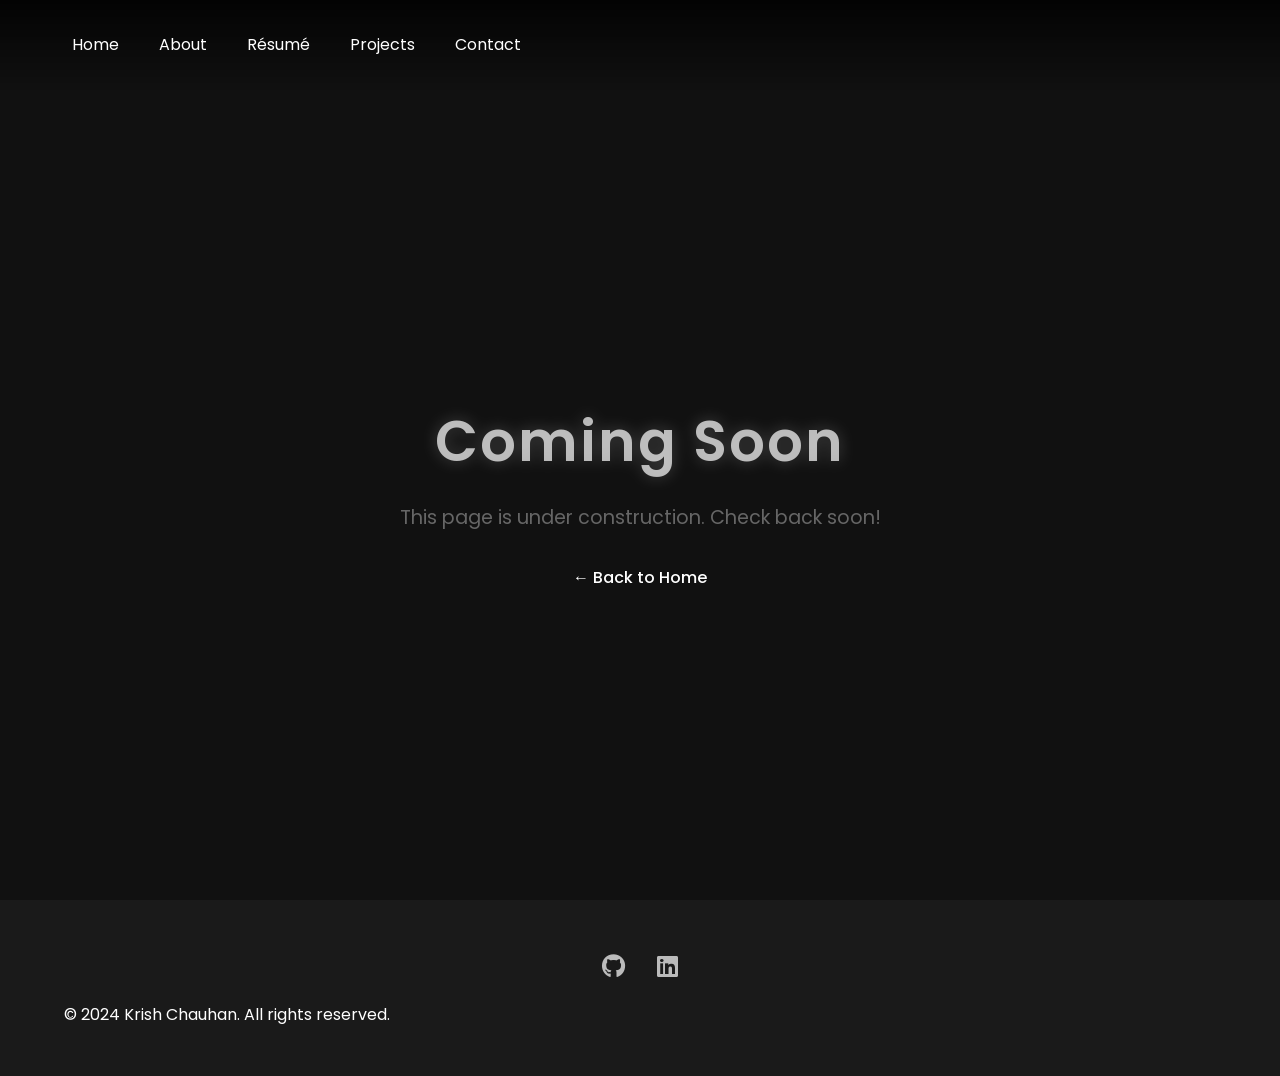
<file: coming-soon.html>
<!DOCTYPE html>
<html lang="en">
<head>
    <meta charset="UTF-8">
    <meta name="viewport" content="width=device-width, initial-scale=1.0">
    <title>Coming Soon - Krish Chauhan</title>
    <link rel="stylesheet" href="css/style.css">
    <link rel="stylesheet" href="https://cdnjs.cloudflare.com/ajax/libs/font-awesome/6.0.0/css/all.min.css">
    <link href="https://fonts.googleapis.com/css2?family=Poppins:wght@300;400;500;600;700&display=swap" rel="stylesheet">
</head>
<body>
    <header>
        <nav class="navbar">
            <div class="nav-content">
                <ul class="nav-links">
                    <li><a href="index.html">Home</a></li>
                    <li><a href="about.html">About</a></li>
                    <li><a href="cv.html">Résumé</a></li>
                    <li><a href="projects.html">Projects</a></li>
                    <li><a href="contact.html">Contact</a></li>
                </ul>
            </div>
        </nav>
    </header>

    <main>
        <section class="coming-soon-section">
            <div class="coming-soon-content">
                <h1 class="shimmer">Coming Soon</h1>
                <p>This page is under construction. Check back soon!</p>
                <a href="index.html" class="back-home">← Back to Home</a>
            </div>
        </section>
    </main>

    <footer>
        <div class="social-links">
            <a href="https://github.com/kcpcts" target="_blank" rel="noopener noreferrer">
                <i class="fab fa-github"></i>
            </a>
            <a href="https://www.linkedin.com/in/krishchauhan06/" target="_blank" rel="noopener noreferrer">
                <i class="fab fa-linkedin"></i>
            </a>
        </div>
        <p>&copy; 2024 Krish Chauhan. All rights reserved.</p>
    </footer>

    <script src="js/script.js"></script>
</body>
</html>
</file>
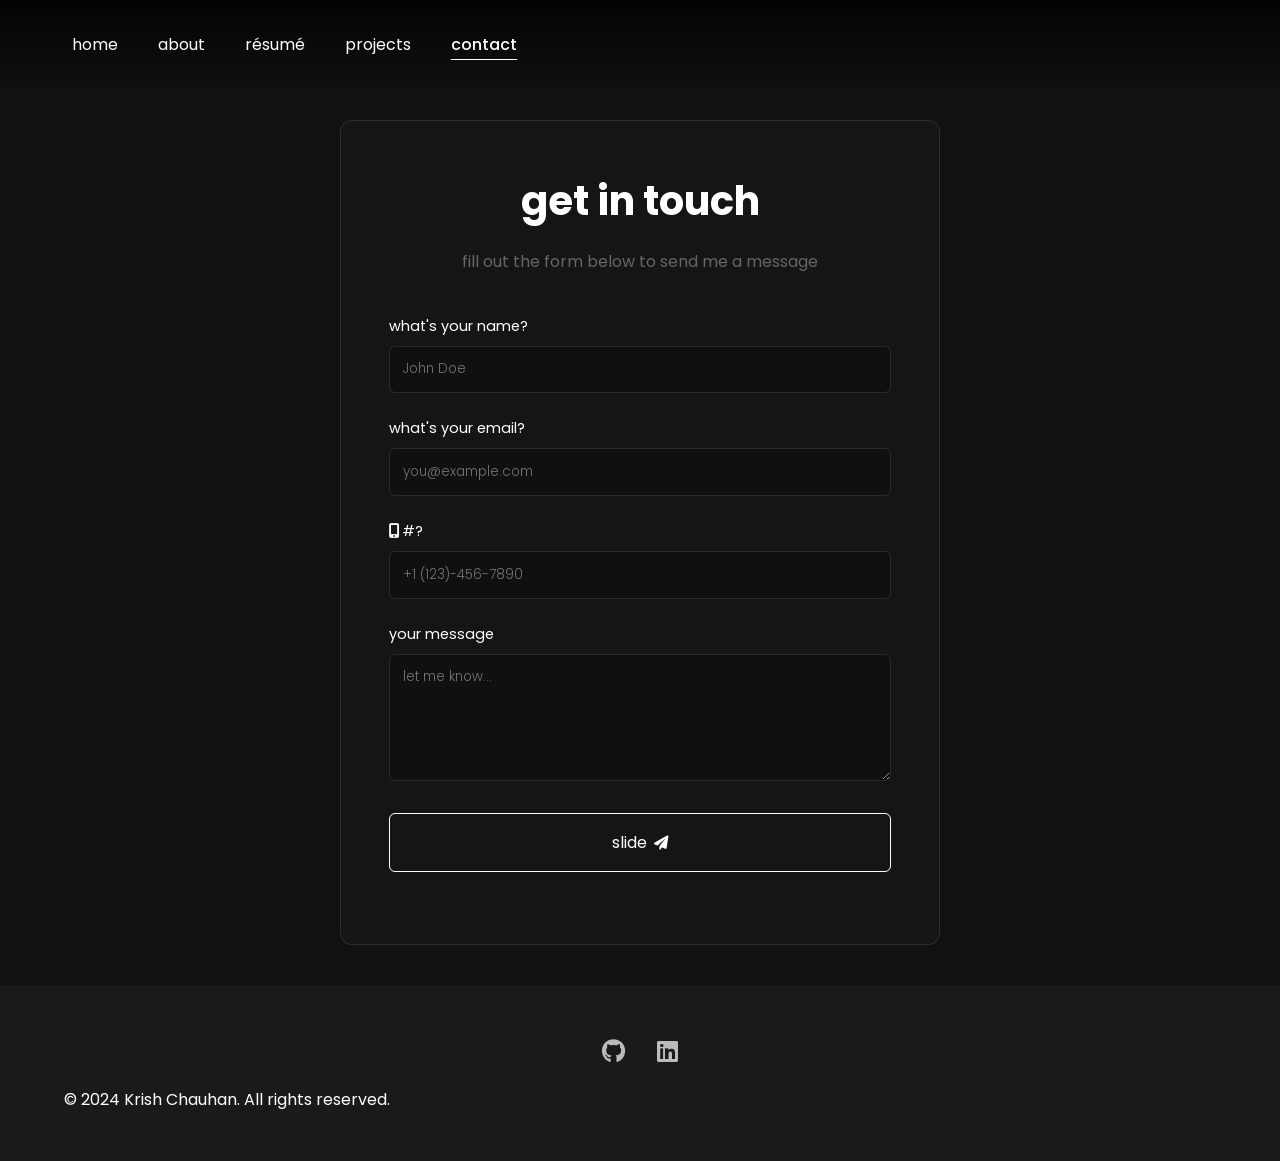
<file: contact.html>
<!DOCTYPE html>
<html lang="en">
<head>
    <meta charset="UTF-8">
    <meta name="viewport" content="width=device-width, initial-scale=1.0">
    <title>Contact - Krish Chauhan</title>
    <link rel="stylesheet" href="css/style.css">
    <link rel="stylesheet" href="https://cdnjs.cloudflare.com/ajax/libs/font-awesome/6.0.0/css/all.min.css">
    <link href="https://fonts.googleapis.com/css2?family=Poppins:wght@300;400;500;600;700&display=swap" rel="stylesheet">
</head>
<body>
    <header>
        <nav class="navbar">
            <div class="nav-content">
                <ul class="nav-links">
                    <li><a href="index.html">home</a></li>
                    <li><a href="about.html">about</a></li>
                    <li><a href="resume.html">résumé</a></li>
                    <li><a href="projects.html">projects</a></li>
                    <li><a href="contact.html" class="active">contact</a></li>
                </ul>
            </div>
        </nav>
    </header>

    <main>
        <div class="contact-container">
            <div class="contact-form-wrapper" id="form-wrapper">
                <div class="form-header">
                    <h1>get in touch</h1>
                    <p>fill out the form below to send me a message</p>
                </div>
                <div class="form-content">
                    <form action="https://api.web3forms.com/submit" method="POST" id="form">
                        <input type="hidden" name="access_key" value="d40efa9d-e1d2-4921-a2ac-eb175003251a" />
                        <input type="hidden" name="subject" value="New Contact Form Submission" />
                        <input type="checkbox" name="botcheck" style="display: none;" />

                        <div class="form-group">
                            <label for="name">what's your name?</label>
                            <input type="text" name="name" id="name" placeholder="John Doe" required />
                        </div>

                        <div class="form-group">
                            <label for="email">what's your email?</label>
                            <input type="email" name="email" id="email" placeholder="you@example.com" required />
                        </div>

                        <div class="form-group">
                            <label for="phone">
                                <i class="fas fa-mobile-alt" style="margin-right: -0.1rem;"></i>
                                #?
                            </label>
                            <input type="tel" name="phone" id="phone" placeholder="+1 (123)-456-7890" />
                        </div>

                        <div class="form-group">
                            <label for="message">your message</label>
                            <textarea rows="5" name="message" id="message" placeholder="let me know..."></textarea>
                        </div>

                        <div class="form-group">
                            <button type="submit">
                                slide
                                <i class="fas fa-paper-plane" style="margin-left: 0.2rem; font-size: 0.9rem;"></i>
                            </button>
                        </div>
                    </form>
                </div>
            </div>
            
            <div class="result-card" id="result-card">
                <p class="form-result" id="result"></p>
            </div>
        </div>
    </main>

    <footer>
        <div class="social-links">
            <a href="https://github.com/kcpcts" target="_blank" rel="noopener noreferrer">
                <i class="fab fa-github"></i>
            </a>
            <a href="https://www.linkedin.com/in/krishchauhan06/" target="_blank" rel="noopener noreferrer">
                <i class="fab fa-linkedin"></i>
            </a>
        </div>
        <p>&copy; 2024 Krish Chauhan. All rights reserved.</p>
    </footer>

    <script src="js/script.js"></script>
    <script src="js/contact.js"></script>
</body>
</html>
</file>
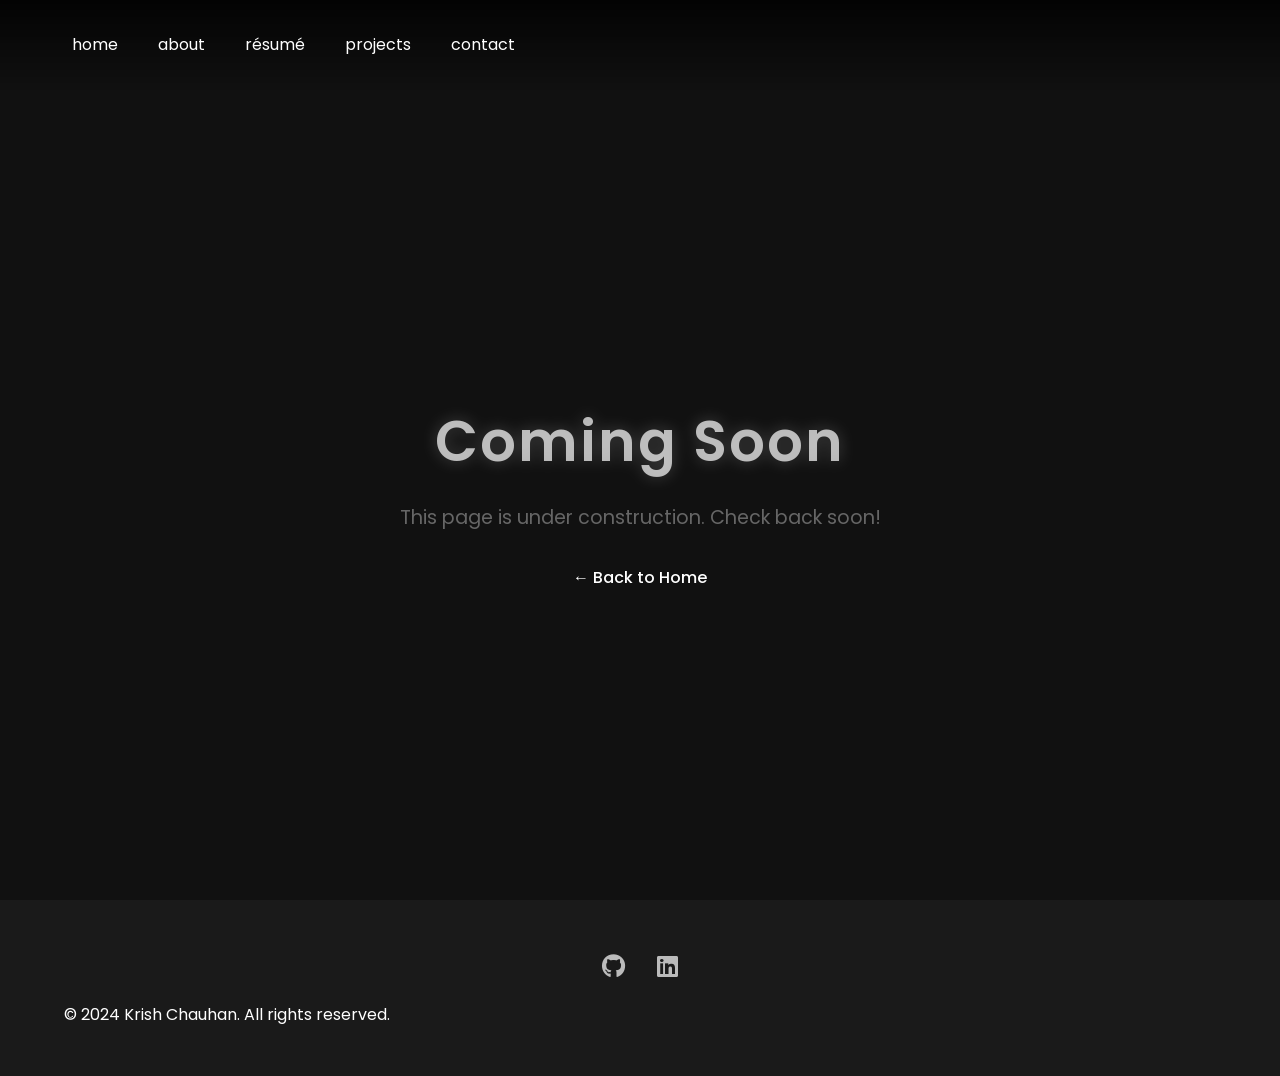
<file: projects.html>
<!DOCTYPE html>
<html lang="en">
<head>
    <meta charset="UTF-8">
    <meta name="viewport" content="width=device-width, initial-scale=1.0">
    <title>Coming Soon - Krish Chauhan</title>
    <link rel="stylesheet" href="css/style.css">
    <link rel="stylesheet" href="https://cdnjs.cloudflare.com/ajax/libs/font-awesome/6.0.0/css/all.min.css">
    <link href="https://fonts.googleapis.com/css2?family=Poppins:wght@300;400;500;600;700&display=swap" rel="stylesheet">
</head>
<body>
    <header>
        <nav class="navbar">
            <div class="nav-content">
                <ul class="nav-links">
                    <li><a href="index.html">home</a></li>
                    <li><a href="about.html">about</a></li>
                    <li><a href="resume.html">résumé</a></li>
                    <li><a href="projects.html">projects</a></li>
                    <li><a href="contact.html">contact</a></li>
                </ul>
            </div>
        </nav>
    </header>

    <main>
        <section class="coming-soon-section">
            <div class="coming-soon-content">
                <h1 class="shimmer">Coming Soon</h1>
                <p>This page is under construction. Check back soon!</p>
                <a href="index.html" class="back-home">← Back to Home</a>
            </div>
        </section>
    </main>

    <footer>
        <div class="social-links">
            <a href="https://github.com/kcpcts" target="_blank" rel="noopener noreferrer">
                <i class="fab fa-github"></i>
            </a>
            <a href="https://www.linkedin.com/in/krishchauhan06/" target="_blank" rel="noopener noreferrer">
                <i class="fab fa-linkedin"></i>
            </a>
        </div>
        <p>&copy; 2024 Krish Chauhan. All rights reserved.</p>
    </footer>

    <script src="js/script.js"></script>
</body>
</html>
</file>
<file: css/style.css>
/* Reset and base styles */
* {
    margin: 0;
    padding: 0;
    box-sizing: border-box;
}

:root {
    --bg-color: #111111;
    --text-color: #ffffff;
    --accent-color: #666666;
    --hover-color: #888888;
    --ch-width: 0.61em;
    --ch-count: 16;      /* Actual length of "good evening, I'm" */
    --comma-position: 12; /* Position of comma (count the characters up to it) */
    --pause-duration: 15; /* Percentage of animation to pause at comma */
    --type-duration: calc(200ms * var(--ch-count));  /* Increased from 180ms to 250ms */
    --cursor-color: #ffffff;
}

.project-grid {
    display: grid;
    grid-template-columns: repeat(2, 1fr);
    gap: 2rem;
    margin: 0 auto;
    max-width: 1200px;
    width: 100%;  /* Add this to ensure full width within max-width */
}

.project-grid.second-row {
    margin-top: -50px;
    grid-template-columns: repeat(2, 1fr);  /* Match the first row's column layout */
}

body {
    font-family: 'Poppins', sans-serif;
    line-height: 1.6;
    color: var(--text-color);
    background-color: var(--bg-color);
    margin: 0;
    padding: 0;
    min-height: 100vh;
    width: 100%;
    overflow-x: hidden; /* Prevent horizontal scroll */
    scrollbar-color: rgba(255, 255, 255, 0.1) transparent;
    scrollbar-width: thin;
}

/* Navigation */
.navbar {
    position: fixed;
    width: 100%;
    top: 0;
    left: 0;
    right: 0;
    z-index: 1000;
    padding: 2rem 0;
    background: linear-gradient(180deg, rgba(0,0,0,0.8) 0%, rgba(0,0,0,0) 100%);
}

.nav-content {
    max-width: 1200px;
    margin: 0 auto;
    padding: 0 2rem;
    display: flex;
    justify-content: space-between;  /* Revert back to space-between */
    align-items: center;
}

.logo a {
    font-size: 1.8rem;
    font-weight: bold;
    text-decoration: none;
    color: var(--text-color);
    letter-spacing: 2px;
}

.nav-links {
    display: flex;
    list-style: none;
    gap: 2.5rem;
}

.nav-links a {
    text-decoration: none;
    color: var(--text-color);
    font-weight: 400;
    font-size: 1rem;
    transition: color 0.3s ease;
    position: relative;
}

.nav-links a::after {
    content: '';
    position: absolute;
    width: 0;
    height: 1px;
    bottom: -4px;
    left: 0;
    background-color: var(--text-color);
    transition: width 0.3s ease;
}

.nav-links a:hover::after {
    width: 100%;
}

.nav-links a.active::after {
    width: 100%;
}

/* Add these new styles for nav links animation */
.nav-links li {
    opacity: 0;
    transform: translateX(-20px);
    animation: fadeInNav 0.5s ease forwards;
}

/* Create animation for each nav item with increasing delays */
.nav-links li:nth-child(1) { animation-delay: 0.1s; }
.nav-links li:nth-child(2) { animation-delay: 0.2s; }
.nav-links li:nth-child(3) { animation-delay: 0.3s; }
.nav-links li:nth-child(4) { animation-delay: 0.4s; }
.nav-links li:nth-child(5) { animation-delay: 0.5s; }

@keyframes fadeInNav {
    0% {
        opacity: 0;
        transform: translateX(-20px);
    }
    100% {
        opacity: 1;
        transform: translateX(0);
    }
}

/* Hero Section */
.hero {
    height: 100vh;
    display: flex;
    align-items: center;
    justify-content: center;
    text-align: center;
    background-color: var(--bg-color);
    position: relative;
    overflow: hidden;
}

.hero::before {
    display: none;
}

.hero-content {
    position: relative;
    z-index: 2;
}

.hero-content h1 {
    font-size: 4.5rem;
    margin-bottom: 1rem;
    letter-spacing: 3px;
    font-weight: 600;
    -webkit-font-smoothing: antialiased;
}

.hero-content p {
    font-size: 1.5rem;
    margin-bottom: 2rem;
    color: var(--accent-color);
}

.cta-button {
    display: inline-block;
    padding: 1rem 2.5rem;
    border: 1px solid var(--text-color);
    border-radius: 15px;
    color: var(--text-color);
    text-decoration: none;
    transition: all 0.3s ease;
    background: transparent;
}

.cta-button:hover {
    background: var(--text-color);
    color: var(--bg-color);
}

/* Add this new style for the gradient overlay */
.hero::after {
    content: '';
    position: absolute;
    bottom: 0;
    left: 0;
    width: 100%;
    height: 200px;  /* Adjust height of fade as needed */
    background: linear-gradient(
        to bottom,
        rgba(17, 17, 17, 0) 0%,
        rgba(17, 17, 17, 0.8) 50%,
        rgba(17, 17, 17, 1) 100%
    );
    z-index: 2;
}

/* Featured Projects */
.featured-projects {
    position: relative;
    margin-top: -100px;
    padding-top: 8rem;
    background-color: var(--bg-color);
    z-index: 3;
}

.featured-projects h2 {
    text-align: center;
    margin-bottom: 4rem;
    font-size: 2.5rem;
    color: var(--text-color);
}

.project-grid {
    display: grid;
    grid-template-columns: repeat(auto-fit, minmax(350px, 1fr));
    gap: 3rem;
    max-width: 1200px;
    margin: 0 auto;
}

/* Add the @property definition for the animation */
@property --angle {
    syntax: "<angle>";
    initial-value: 0deg;
    inherits: false;
}

/* Update project card styles */
.project-card {
    background-color: #1a1a1a;
    border-radius: 8px;
    padding: 2rem;
    display: flex;
    align-items: flex-start;
    gap: 2rem;
    transform: translateY(0);
    transition: all 0.3s ease, opacity 0.3s ease, filter 0.3s ease;
    text-decoration: none;
    color: inherit;
    height: auto;
    position: relative;
    isolation: isolate;
    border: 2px solid transparent;
    background-clip: padding-box;
    cursor: default; /* Remove pointer cursor from card itself */
    opacity: 0.9;  /* Start dimmed */
    filter: brightness(0.8);  /* Additional dimming */
    width: 100%;  /* Ensure cards take full width of their grid cell */
}

/* Update gradient border animation */
.project-card::before {
    content: '';
    position: absolute;
    inset: -2px;
    border-radius: 10px;
    padding: 2px;
    background: conic-gradient(
        from var(--angle),
        var(--accent-color) 0%, 
        var(--text-color) 33%, 
        var(--text-color) 66%, 
        var(--accent-color) 100%
    );
    -webkit-mask: 
        linear-gradient(#fff 0 0) content-box, 
        linear-gradient(#fff 0 0);
    -webkit-mask-composite: xor;
    mask-composite: exclude;
    opacity: 0;
    transition: opacity 0.3s ease;
}

.project-card::after {
    content: '';
    position: absolute;
    inset: -2px;
    border-radius: 10px;
    padding: 2px;
    background: inherit;
    filter: blur(15px);
    opacity: 0;
    transition: opacity 0.3s ease;
    z-index: -1;
}

.project-card:hover {
    transform: translateY(-10px);
    opacity: 1;  /* Full opacity on hover */
    filter: brightness(1);  /* Full brightness on hover */
}

.project-card:hover::before,
.project-card:hover::after {
    opacity: 1;
    animation: borderRotate 4s linear infinite;
}

.project-image {
    flex-shrink: 0;  /* Prevent image from shrinking */
}

.project-image img {
    width: 60px;  /* Adjust size as needed */
    height: 60px;
    object-fit: contain;
}

.project-info {
    flex-grow: 1;
    display: flex;
    flex-direction: column;
    height: 100%;
}

.project-info h3 {
    font-size: 1.5rem;
    margin-bottom: 0.5rem;
    display: flex;
    align-items: center;
    gap: 1rem;
    color: var(--text-color);
}

.project-info p {
    color: var(--accent-color);
    margin-bottom: auto;
    flex-grow: 1;
}

.project-link {
    display: inline-flex;
    align-items: center;
    gap: 0.5rem;
    color: var(--text-color);
    font-weight: 500;
    padding: 0.5rem 1rem;
    border: 1px solid var(--text-color);
    border-radius: 8px;
    background: transparent;
    margin-top: 1.5rem;
    width: fit-content;
    transition: all 0.3s ease, opacity 0.3s ease;
    z-index: 2;
    position: relative;
    text-decoration: none;
    opacity: 0.8;
}

/* Keep this hover effect */
.project-link:hover {
    background: var(--text-color);
    color: var(--bg-color);
}

.project-link .material-symbols-outlined {
    font-size: 1.2rem;
    text-decoration: none;
}

/* Footer */
footer {
    width: 100%;
    position: relative;
    background-color: #1a1a1a;
    padding: 3rem 5%;
    margin-top: auto; /* Push footer to bottom if content is short */
}

.social-links {
    margin-bottom: 1rem;
    display: flex;
    gap: 2rem;  /* Add consistent gap between icons */
    justify-content: center;
}

.social-links a {
    color: var(--text-color);
    opacity: 0.7;
    transition: opacity 0.3s ease;
    font-size: 1.5rem;  /* Make icons slightly larger */
}

.social-links a:hover {
    opacity: 1;
}

/* Mobile Navigation */
.burger {
    display: none;
    cursor: pointer;
}

.burger div {
    width: 25px;
    height: 3px;
    background-color: #333;
    margin: 5px;
    transition: all 0.3s ease;
}

@media screen and (max-width: 768px) {
    .nav-links {
        position: absolute;
        right: 0;
        height: 92vh;
        top: 8vh;
        background-color: rgba(17, 17, 17, 0.95);
        display: flex;
        flex-direction: column;
        align-items: center;
        width: 50%;
        transform: translateX(100%);
        transition: transform 0.5s ease-in;
        padding-top: 2rem;
    }

    .nav-links li {
        margin: 1rem 0;
    }

    .burger {
        display: block;
    }
}

.nav-active {
    transform: translateX(0%);
}

/* Add these new styles */
.animate-title .text-wrapper {
    position: relative;
    display: inline-block;
    padding-top: 0.2em;
}

.animate-title .letters {
    display: inline-block;
    white-space: nowrap;  /* Keep all letters on same line */
}

.animate-title .letter {
    display: inline-block;
    transform: translateY(100%);
    opacity: 0;
    color: var(--text-color);
    animation: 
        moveUpWithSettle 1.2s cubic-bezier(0.4, 0, 0.2, 1) forwards,
        glowLetter 3s ease forwards;
    animation-delay: calc(3.8s + var(--char-index) * 0.1s),
                    calc(4.1s + var(--char-index) * 0.1s);
    will-change: transform, opacity, text-shadow;
    margin-right: -0.05em;
}

/* Special handling for space character */
.animate-title .letter.space {
    margin-right: 0.1em;
}

@keyframes moveUpWithSettle {
    0% {
        transform: translateY(100%);
        opacity: 0;
    }
    30% {
        opacity: 0;
    }
    70% {
        transform: translateY(-5px);
        opacity: 1;
    }
    85% {
        transform: translateY(2px);
    }
    100% {
        transform: translateY(0);
        opacity: 1;
    }
}

@keyframes glowLetter {
    0%, 20% {
        text-shadow: none;
    }
    50% {
        text-shadow: 
            0 0 20px rgba(255, 255, 255, 0.5),
            0 0 40px rgba(255, 255, 255, 0.3),
            0 0 60px rgba(255, 255, 255, 0.2);
    }
    100% {
        text-shadow: 
            0 0 10px rgba(255, 255, 255, 0.3),
            0 0 20px rgba(255, 255, 255, 0.2);
    }
}

/* Add animation for greeting text */
.greeting-text {
    margin-bottom: -0.5rem;
    margin-top: -6rem;
}

/* Add starfield styles */
#starfield-holder {
    position: absolute;
    top: 0;
    left: 0;
    width: 100%;
    height: 100%;
    z-index: 0;
}

#starfield-effect {
    position: absolute;
    width: 100%;
    height: 100%;
    opacity: 0;
    transition: opacity 2s ease;
}

#starfield-effect.visible {
    opacity: 1;
}

/* Add at the top with other root styles */
html {
    scroll-behavior: smooth;
}

/* Add these new scroll animation classes */
.scroll-fade-up {
    opacity: 0;
    transform: translateY(60px);
}

.scroll-fade-up.visible {
    opacity: 1;
    transform: translateY(0);
    transition: all 1s ease;
}

/* Add these new section styles */
.about-section,
.contact-section,
.resume-section,
.projects-section {
    min-height: 100vh;
    padding: 120px 5% 3rem;
    max-width: 1200px;
    margin: 0 auto;
}

.about-section h1,
.contact-section h1,
.resume-section h1,
.projects-section h1 {
    font-size: 3rem;
    margin-bottom: 2rem;
    opacity: 0;
    transform: translateY(30px);
    animation: fadeInUp 0.8s ease forwards;
    animation-delay: 0.3s;
}

@keyframes fadeInUp {
    from {
        opacity: 0;
        transform: translateY(30px);
    }
    to {
        opacity: 1;
        transform: translateY(0);
    }
}

/* Style for active nav link */
.nav-links a.active {
    color: var(--text-color);
    font-weight: 500;
}

.nav-links a.active::after {
    width: 100%;
}

.contact-container {
    min-height: 100vh;
    display: flex;
    align-items: center;
    justify-content: center;
    padding: 120px 20px 40px;
}

.contact-form-wrapper {
    width: 100%;
    max-width: 600px;
    background: rgba(26, 26, 26, 0.5);
    padding: 3rem;
    border-radius: 12px;
    backdrop-filter: blur(10px);
    border: 1px solid rgba(255, 255, 255, 0.1);
    transform-origin: center;
    transition: all 0.5s cubic-bezier(0.4, 0, 0.2, 1);
}

.contact-form-wrapper.shrink {
    transform: scale(0);
    opacity: 0;
}

.result-card {
    position: absolute;
    background: rgba(26, 26, 26, 0.5);
    padding: 2rem 3rem;
    border-radius: 12px;
    backdrop-filter: blur(10px);
    border: 1px solid rgba(255, 255, 255, 0.1);
    opacity: 0;
    transform: scale(0.9);
    transition: all 0.5s cubic-bezier(0.4, 0, 0.2, 1);
    pointer-events: none;
}

.result-card.show {
    opacity: 1;
    transform: scale(1);
    pointer-events: auto;
}

.form-header {
    text-align: center;
    margin-bottom: 2.5rem;
}

.form-header h1 {
    font-size: 2.5rem;
    margin-bottom: 1rem;
    color: var(--text-color);
}

.form-header p {
    color: var(--accent-color);
}

.form-content {
    margin: 0 auto;
}

.form-group {
    margin-bottom: 1.5rem;
}

.form-group label {
    display: block;
    margin-bottom: 0.5rem;
    color: var(--text-color);
    font-size: 0.9rem;
}

.form-group label .material-symbols-outlined {
    vertical-align: middle;
    font-size: 1.2rem;
    margin-right: 0.2rem;
}

.form-group input,
.form-group textarea {
    width: 100%;
    padding: 0.8rem;
    background: rgba(0, 0, 0, 0.2);
    border: 1px solid rgba(255, 255, 255, 0.1);
    border-radius: 6px;
    color: var(--text-color);
    font-family: inherit;
    transition: all 0.3s ease;
}

.form-group input:focus,
.form-group textarea:focus {
    outline: none;
    border-color: var(--accent-color);
    box-shadow: 0 0 0 2px rgba(102, 102, 102, 0.2);
}

.form-group textarea {
    resize: vertical;
    min-height: 120px;
}

.form-group input[type="tel"] {
    width: 100%;
    padding: 0.8rem;
    background: rgba(0, 0, 0, 0.2);
    border: 1px solid rgba(255, 255, 255, 0.1);
    border-radius: 6px;
    color: var(--text-color);
    font-family: inherit;
    transition: all 0.3s ease;
}

.form-group button {
    width: 100%;
    padding: 1rem;
    background: transparent;
    border: 1px solid var(--text-color);
    color: var(--text-color);
    border-radius: 6px;
    font-size: 1rem;
    font-family: 'Poppins', sans-serif;
    font-weight: 400;
    cursor: pointer;
    transition: all 0.3s ease;
}

.form-group button:hover {
    background: var(--text-color);
    color: var(--bg-color);
}

.form-result {
    text-align: center;
    font-family: 'Poppins', sans-serif;
    font-size: 1.1rem;
    font-weight: 400;
    color: var(--text-color);
}

.form-result.success {
    color: #4CAF50;
}

.form-result.error {
    color: #f44336;
}

/* Update placeholder font */
.form-group input::placeholder,
.form-group textarea::placeholder {
    font-family: 'Poppins', sans-serif;
    font-weight: 300;
}

/* Coming Soon styles */
.coming-soon-section {
    min-height: 100vh;
    display: flex;
    align-items: center;
    justify-content: center;
    text-align: center;
    padding: 2rem;
    padding-top: 120px; /* Add extra padding for header */
    position: relative; /* Add this */
    width: 100%; /* Add this */
    max-width: 100%; /* Add this */
    margin: 0; /* Add this */
}

.coming-soon-content {
    max-width: 600px;
    width: 90%; /* Add this */
    margin: 0 auto; /* Add this */
    animation: fadeInUp 0.8s ease forwards;
    padding: 2rem; /* Add this */
}

.coming-soon-content h1 {
    font-size: 3.5rem;
    margin-bottom: 1rem;
    font-weight: 600;
    letter-spacing: 2px;
    filter: drop-shadow(0 0 8px rgba(255, 255, 255, 0.3));
}

.coming-soon-content p {
    font-size: 1.2rem;
    color: var(--accent-color);
    margin-bottom: 2rem;
}

.back-home {
    display: inline-flex;
    align-items: center;
    color: var(--text-color);
    text-decoration: none;
    font-weight: 500;
    transition: color 0.3s ease;
}

.back-home:hover {
    color: var(--accent-color);
}

main {
    width: 100%;
    min-height: 100vh;
    position: relative;
}

/* Update shimmer effect styles */
.shimmer {
    position: relative;
    color: rgba(255, 255, 255, 0.9); /* Slightly dimmer base text */
    background: linear-gradient(
        110deg,
        rgba(255, 255, 255, 0.7) 0%,
        rgba(255, 255, 255, 0.7) 45%,
        rgba(255, 255, 255, 1) 47%,
        rgba(255, 255, 255, 1) 53%,
        rgba(255, 255, 255, 0.7) 55%,
        rgba(255, 255, 255, 0.7) 100%
    );
    background-size: 200% 100%;
    -webkit-background-clip: text;
    -webkit-text-fill-color: transparent;
    animation: shimmer 5s ease-in-out infinite;
}

/* Remove or comment out the .shimmer::after block entirely */
/* .shimmer::after {
    content: attr(data-text);
    position: absolute;
    left: 0;
    top: 0;
    z-index: -1;
    color: transparent;
    filter: blur(8px);
    animation: shimmerGlow 5s ease-in-out infinite;
} */

@keyframes shimmer {
    0% {
        background-position: -100% 0;
    }
    100% {
        background-position: 100% 0;
    }
}

@keyframes shimmerGlow {
    0%, 100% {
        text-shadow: 
            0 0 15px rgba(255, 255, 255, 0),
            0 0 30px rgba(255, 255, 255, 0),
            0 0 45px rgba(255, 255, 255, 0);
    }
    50% {
        text-shadow: 
            0 0 15px rgba(255, 255, 255, 0.8),
            0 0 30px rgba(255, 255, 255, 0.4),
            0 0 45px rgba(255, 255, 255, 0.2);
    }
}

/* Add back the rotation animation */
@keyframes borderRotate {
    from {
        --angle: 0deg;
    }
    to {
        --angle: 360deg;
    }
}

/* Make sure this is after the @property definition */
.project-card:hover::before,
.project-card:hover::after {
    opacity: 1;
    animation: borderRotate 4s linear infinite;
}

.code-button {
    font-family: 'Courier New', monospace;
    font-size: 0.9rem;
    padding: 0.2rem 0.6rem;
    border: 1px solid var(--accent-color);
    border-radius: 4px;
    color: var(--accent-color);
    background: transparent;
    transition: all 0.3s ease, opacity 0.3s ease;
    text-decoration: none;
    cursor: pointer;
    z-index: 2;  /* Ensure it's above other elements */
    position: relative;  /* For z-index to work */
    opacity: 0.8;
}

.project-card:hover .code-button {
    border-color: var(--text-color);
    color: var(--text-color);
    opacity: 1;
}

.code-button:hover {
    background: var(--text-color);
    color: var(--bg-color) !important;  /* Override the card hover state */
}

/* Hide default scrollbar */
::-webkit-scrollbar {
    width: 8px;
    background: transparent;
}

/* Track */
::-webkit-scrollbar-track {
    background: transparent;
}

/* Handle */
::-webkit-scrollbar-thumb {
    background: rgba(255, 255, 255, 0.1);
    border-radius: 10px;
    transition: background 0.3s ease;
}

/* Handle on hover */
::-webkit-scrollbar-thumb:hover {
    background: rgba(255, 255, 255, 0.3);
}

/* Show scrollbar only when hovering over scrollable area */
body:not(:hover)::-webkit-scrollbar-thumb {
    background: transparent;
}

/* Typing animation variables */
.type-animation {
    display: inline-block;
    width: 0;  /* Start completely hidden */
    overflow: hidden;
    padding-right: 0;  /* Remove initial padding */
    position: relative;
    color: var(--accent-color);
    white-space: nowrap;
}

.type-animation::after {
    content: "";
    position: absolute;
    right: 0;
    top: 50%;
    transform: translateY(-50%);
    height: 1.2em;
    width: 2px;
    background: var(--cursor-color);
    opacity: 0;  /* Start invisible */
}

.type-animation.animating {
    animation: type var(--type-duration);
    animation-fill-mode: forwards;
    animation-delay: 0.8s;
}

.type-animation.animating::after {
    animation: cursor 1s ease-in-out infinite;
    animation-delay: 0.8s;
    animation-play-state: running;
}

.type-animation.animating.completed::after {
    animation: none;
    opacity: 0;
}

@keyframes cursor {
    0%, 100% {
        opacity: 0;
    }
    50% {
        opacity: 1;
    }
}

@keyframes type {
    0% { 
        width: 0;
        padding-right: 0.08em;
    }
    /* Type until comma (12 characters: "good evening,") */
    5% { width: calc(1 * var(--ch-width)); }
    10% { width: calc(2 * var(--ch-width)); }
    15% { width: calc(3 * var(--ch-width)); }
    20% { width: calc(4 * var(--ch-width)); }
    25% { width: calc(5 * var(--ch-width)); }
    30% { width: calc(6 * var(--ch-width)); }
    35% { width: calc(7 * var(--ch-width)); }
    40% { width: calc(8 * var(--ch-width)); }
    45% { width: calc(9 * var(--ch-width)); }
    50% { width: calc(10 * var(--ch-width)); }
    55% { width: calc(11 * var(--ch-width)); }
    60% { width: calc(12 * var(--ch-width)); } /* Comma position */
    /* Longer pause at comma */
    60%, 80% { width: calc(12 * var(--ch-width)); }
    /* Slower typing after comma */
    85% { width: calc(13 * var(--ch-width)); }
    90% { width: calc(14 * var(--ch-width)); }
    93% { width: calc(15 * var(--ch-width)); }
    96%, 100% { 
        width: calc(16 * var(--ch-width));
        padding-right: 0;
    }
}

/* Override Chrome's autofill styles */
input:-webkit-autofill,
input:-webkit-autofill:hover,
input:-webkit-autofill:focus,
input:-webkit-autofill:active {
    -webkit-box-shadow: 0 0 0 30px rgba(0, 0, 0, 0.2) inset !important;
    -webkit-text-fill-color: var(--text-color) !important;
    transition: background-color 5000s ease-in-out 0s;
}

/* Style the autofill dropdown */
input:-webkit-autofill:hover + .form-group input,
input:-webkit-autofill:focus + .form-group input {
    background: rgba(0, 0, 0, 0.2) !important;
    border-color: var(--accent-color);
}

.status-tag {
    font-family: 'Courier New', monospace;
    font-size: 0.9rem;
    padding: 0.2rem 0.6rem;
    border-radius: 4px;
    transition: all 0.3s ease, opacity 0.3s ease;
    text-decoration: none;
    cursor: default;
    z-index: 2;
    position: relative;
    opacity: 0.8;
    color: #53eb58;
    border: 1px solid #53eb58;
    background: transparent;
}

/* Add shimmer overlay */
.status-tag::after {
    content: attr(data-text);
    position: absolute;
    left: 0;
    top: 0;
    width: 100%;
    height: 100%;
    background: linear-gradient(
        110deg,
        transparent 0%,
        transparent 45%,
        rgba(255, 255, 255, 0.7) 47%,
        rgba(255, 255, 255, 0.7) 53%,
        transparent 55%,
        transparent 100%
    );
    background-size: 200% 100%;
    -webkit-background-clip: text;
    background-clip: text;
    -webkit-text-fill-color: transparent;
    animation: shimmer 5s ease-in-out infinite;
    padding: 0.2rem 0.6rem;
}

/* Add border shimmer */
.status-tag::before {
    content: '';
    position: absolute;
    inset: -1px;
    border-radius: 4px;
    padding: 1px;
    background: linear-gradient(
        110deg,
        #53eb58 0%,
        #53eb58 45%,
        #7fff83 47%,
        #7fff83 53%,
        #53eb58 55%,
        #53eb58 100%
    );
    background-size: 200% 100%;
    animation: shimmer 5s ease-in-out infinite;
    -webkit-mask: 
        linear-gradient(#fff 0 0) content-box, 
        linear-gradient(#fff 0 0);
    -webkit-mask-composite: xor;
    mask-composite: exclude;
    z-index: -1;
}

.project-card:hover .status-tag {
    opacity: 1;
}

/* Remove hover styles that were causing issues */
.status-tag:hover {
    background: transparent;
}

#sphere-container {
    position: fixed;
    top: 25px;
    right: 55%;  /* Adjust this value to position it right of "contact" */
    width: 40px;
    height: 40px;
    z-index: 1000;
    pointer-events: none;
    opacity: 0;
    transform: translateX(-20px);
    animation: fadeInNav 0.5s ease forwards;
    animation-delay: 0.35s;
}

@keyframes fadeInNav {
    0% {
        opacity: 0;
        transform: translateX(-20px);
    }
    100% {
        opacity: 1;
        transform: translateX(0);
    }
}

/* About page styles */
.about-section {
    min-height: 100vh;
    padding: 120px 2rem 4rem;
    background-color: var(--bg-color);
    position: relative;
    overflow: hidden;
}

.about-container {
    max-width: 1200px;
    margin: 0 auto;
}

.about-grid {
    display: grid;
    grid-template-columns: 1fr 1fr;
    gap: 4rem;
    margin-bottom: 4rem;
}

.particle-container {
    position: relative;
    height: 500px;
    min-width: 200px;
    z-index: 2; /* Ensure it's above background */
}

.about-content {
    display: flex;
    flex-direction: column;
    justify-content: center;
}

.about-content h2 {
    font-size: 2.5rem;
    margin-bottom: 1.5rem;
    color: var(--text-color);
}

.about-content p {
    font-size: 1.1rem;
    line-height: 1.8;
    color: var(--accent-color);
    margin-bottom: 1.5rem;
}

.about-details {
    max-width: 800px;
    margin: 0 auto;
}

.about-details h3 {
    font-size: 2rem;
    margin-bottom: 1.5rem;
    color: var(--text-color);
}

.about-details p {
    font-size: 1.1rem;
    line-height: 1.8;
    color: var(--accent-color);
    margin-bottom: 1.5rem;
}

/* Responsive design */
@media (max-width: 768px) {
    .about-grid {
        grid-template-columns: 1fr;
        gap: 2rem;
    }

    .particle-container {
        height: 400px;
    }

    .about-content h2 {
        font-size: 2rem;
    }

    .about-details h3 {
        font-size: 1.75rem;
    }
}

.particle-portrait {
    position: relative;
    height: 500px;
    min-width: 200px;
    z-index: 2;
    overflow: visible; /* Allow particles to render outside container */
}

.particle-portrait canvas {
    width: 100%;
    height: 100%;
    pointer-events: none; /* Ensure mouse events pass through overflow area */
}
</file>
